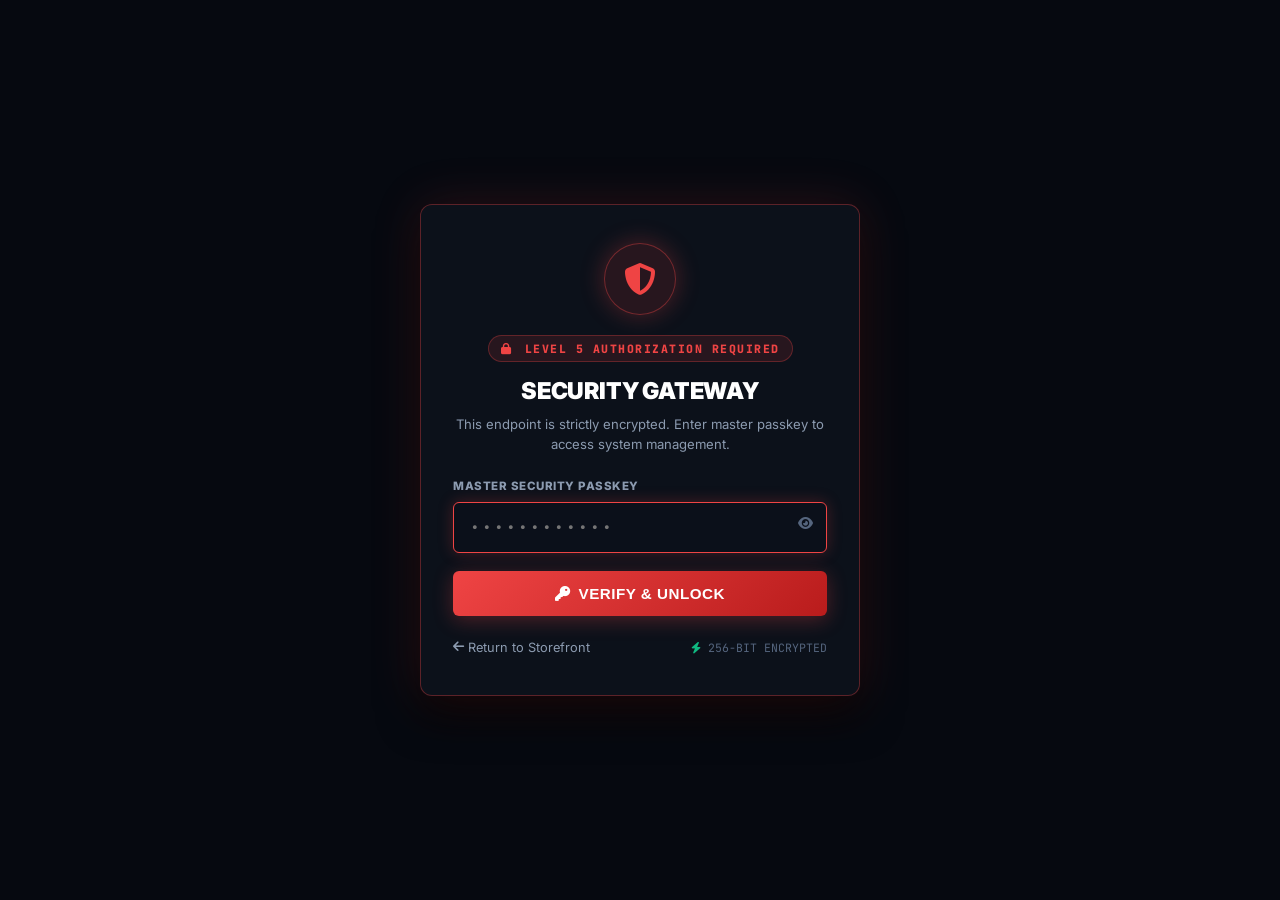
<file: templates/admin_gate.html>
<!DOCTYPE html>
<html lang="en">
<head>
  <meta charset="UTF-8">
  <meta name="viewport" content="width=device-width, initial-scale=1.0">
  <title>Restricted Access Gateway | OVK SECURITY</title>
  <link rel="stylesheet" href="/static/css/style.css">
  <link rel="stylesheet" href="https://cdnjs.cloudflare.com/ajax/libs/font-awesome/6.5.1/css/all.min.css">
  <style>
    body {
      background: #060910;
      min-height: 100vh;
      display: flex;
      align-items: center;
      justify-content: center;
      padding: 20px;
      font-family: var(--font-sans);
      color: #fff;
      overflow-x: hidden;
    }
    .gate-card {
      width: 100%;
      max-width: 440px;
      background: rgba(13, 18, 28, 0.95);
      border: 1.5px solid rgba(239, 68, 68, 0.35);
      border-radius: var(--radius-lg);
      padding: 38px 32px;
      box-shadow: 0 0 50px rgba(239, 68, 68, 0.15), 0 20px 40px rgba(0, 0, 0, 0.8);
      position: relative;
      backdrop-filter: blur(12px);
      text-align: center;
    }
    .gate-icon {
      width: 72px;
      height: 72px;
      border-radius: 50%;
      background: rgba(239, 68, 68, 0.12);
      border: 1.5px solid rgba(239, 68, 68, 0.4);
      display: flex;
      align-items: center;
      justify-content: center;
      font-size: 2rem;
      color: #ef4444;
      margin: 0 auto 20px;
      box-shadow: 0 0 25px rgba(239, 68, 68, 0.3);
      animation: gatePulse 2s infinite ease-in-out;
    }
    @keyframes gatePulse {
      0%, 100% { transform: scale(1); box-shadow: 0 0 20px rgba(239, 68, 68, 0.25); }
      50% { transform: scale(1.05); box-shadow: 0 0 35px rgba(239, 68, 68, 0.45); }
    }
    .gate-badge {
      display: inline-block;
      font-family: var(--font-mono);
      font-size: 0.72rem;
      font-weight: 800;
      letter-spacing: 1.5px;
      color: #ef4444;
      background: rgba(239, 68, 68, 0.12);
      border: 1px solid rgba(239, 68, 68, 0.3);
      padding: 4px 12px;
      border-radius: var(--radius-full);
      margin-bottom: 12px;
      text-transform: uppercase;
    }
    .gate-input-wrap {
      position: relative;
      margin: 24px 0 18px;
      text-align: left;
    }
    .gate-input {
      width: 100%;
      background: #080c14;
      border: 1.5px solid rgba(255, 255, 255, 0.12);
      border-radius: var(--radius-sm);
      padding: 14px 44px 14px 16px;
      color: #fff;
      font-family: var(--font-mono);
      font-size: 1rem;
      letter-spacing: 2px;
      outline: none;
      transition: all 0.2s;
    }
    .gate-input:focus {
      border-color: #ef4444;
      box-shadow: 0 0 15px rgba(239, 68, 68, 0.25);
      background: #0b101a;
    }
    .btn-unlock {
      width: 100%;
      padding: 14px;
      background: linear-gradient(135deg, #ef4444, #b91c1c);
      color: #fff;
      font-weight: 800;
      font-size: 0.95rem;
      border: none;
      border-radius: var(--radius-sm);
      cursor: pointer;
      display: flex;
      align-items: center;
      justify-content: center;
      gap: 8px;
      box-shadow: 0 4px 20px rgba(239, 68, 68, 0.3);
      transition: all 0.2s;
      letter-spacing: 0.5px;
    }
    .btn-unlock:hover {
      background: linear-gradient(135deg, #f87171, #dc2626);
      transform: translateY(-1px);
      box-shadow: 0 6px 25px rgba(239, 68, 68, 0.45);
    }
    .gate-footer {
      margin-top: 22px;
      font-size: 0.8rem;
      color: var(--text-dark);
      display: flex;
      justify-content: space-between;
      align-items: center;
    }
  </style>
</head>
<body>

  <div class="gate-card">
    <div class="gate-icon">
      <i class="fa-solid fa-shield-halved"></i>
    </div>

    <div class="gate-badge">
      <i class="fa-solid fa-lock" style="margin-right: 4px;"></i> LEVEL 5 AUTHORIZATION REQUIRED
    </div>

    <h2 style="font-size: 1.45rem; font-weight: 900; margin-bottom: 6px; letter-spacing: -0.2px;">SECURITY GATEWAY</h2>
    <p style="font-size: 0.82rem; color: var(--text-muted); line-height: 1.5;">This endpoint is strictly encrypted. Enter master passkey to access system management.</p>

    <form onsubmit="handleUnlock(event)">
      <div class="gate-input-wrap">
        <label style="font-size: 0.72rem; font-weight: 800; text-transform: uppercase; color: var(--text-muted); display: block; margin-bottom: 6px; letter-spacing: 0.5px;">Master Security Passkey</label>
        <input type="password" id="gate-passkey" class="gate-input" placeholder="••••••••••••" required autocomplete="current-password" autofocus>
        <button type="button" onclick="togglePass()" style="position: absolute; right: 14px; top: 38px; background: none; border: none; color: var(--text-dark); cursor: pointer;">
          <i id="eye-icon" class="fa-solid fa-eye"></i>
        </button>
      </div>

      <div id="gate-error" style="display: none; background: rgba(239, 68, 68, 0.15); border: 1px solid rgba(239, 68, 68, 0.4); color: #fca5a5; padding: 10px; border-radius: var(--radius-sm); font-size: 0.82rem; font-weight: 700; margin-bottom: 16px;"></div>

      <button type="submit" id="btn-submit-gate" class="btn-unlock">
        <i class="fa-solid fa-key"></i> VERIFY & UNLOCK
      </button>
    </form>

    <div class="gate-footer">
      <a href="/products" style="color: var(--text-muted); text-decoration: none; font-size: 0.8rem; display: flex; align-items: center; gap: 4px;">
        <i class="fa-solid fa-arrow-left"></i> Return to Storefront
      </a>
      <span style="font-family: var(--font-mono); font-size: 0.72rem; color: var(--text-dark);">
        <i class="fa-solid fa-bolt" style="color: #10b981;"></i> 256-BIT ENCRYPTED
      </span>
    </div>
  </div>

  <div id="toast-container" class="toast-box"></div>

  <script>
    function togglePass() {
      const input = document.getElementById('gate-passkey');
      const icon = document.getElementById('eye-icon');
      if (input.type === 'password') {
        input.type = 'text';
        icon.className = 'fa-solid fa-eye-slash';
      } else {
        input.type = 'password';
        icon.className = 'fa-solid fa-eye';
      }
    }

    async function handleUnlock(e) {
      e.preventDefault();
      const passkey = document.getElementById('gate-passkey').value;
      const btn = document.getElementById('btn-submit-gate');
      const errBox = document.getElementById('gate-error');

      errBox.style.display = 'none';
      btn.disabled = true;
      btn.innerHTML = '<i class="fa-solid fa-circle-notch fa-spin"></i> VERIFYING PASSKEY...';

      try {
        const res = await fetch('/api/admin/verify-passkey', {
          method: 'POST',
          headers: { 'Content-Type': 'application/json' },
          body: JSON.stringify({ passkey })
        });
        const data = await res.json();

        if (res.ok && data.success) {
          btn.style.background = '#10b981';
          btn.innerHTML = '<i class="fa-solid fa-check"></i> ACCESS GRANTED';
          setTimeout(() => {
            window.location.reload();
          }, 500);
        } else {
          btn.disabled = false;
          btn.innerHTML = '<i class="fa-solid fa-key"></i> VERIFY & UNLOCK';
          errBox.innerText = data.error || 'Access Denied: Invalid Master Passkey.';
          errBox.style.display = 'block';
          document.getElementById('gate-passkey').value = '';
          document.getElementById('gate-passkey').focus();
        }
      } catch (err) {
        btn.disabled = false;
        btn.innerHTML = '<i class="fa-solid fa-key"></i> VERIFY & UNLOCK';
        errBox.innerText = 'Security verification failed. Please try again.';
        errBox.style.display = 'block';
      }
    }
  </script>
</body>
</html>
</file>
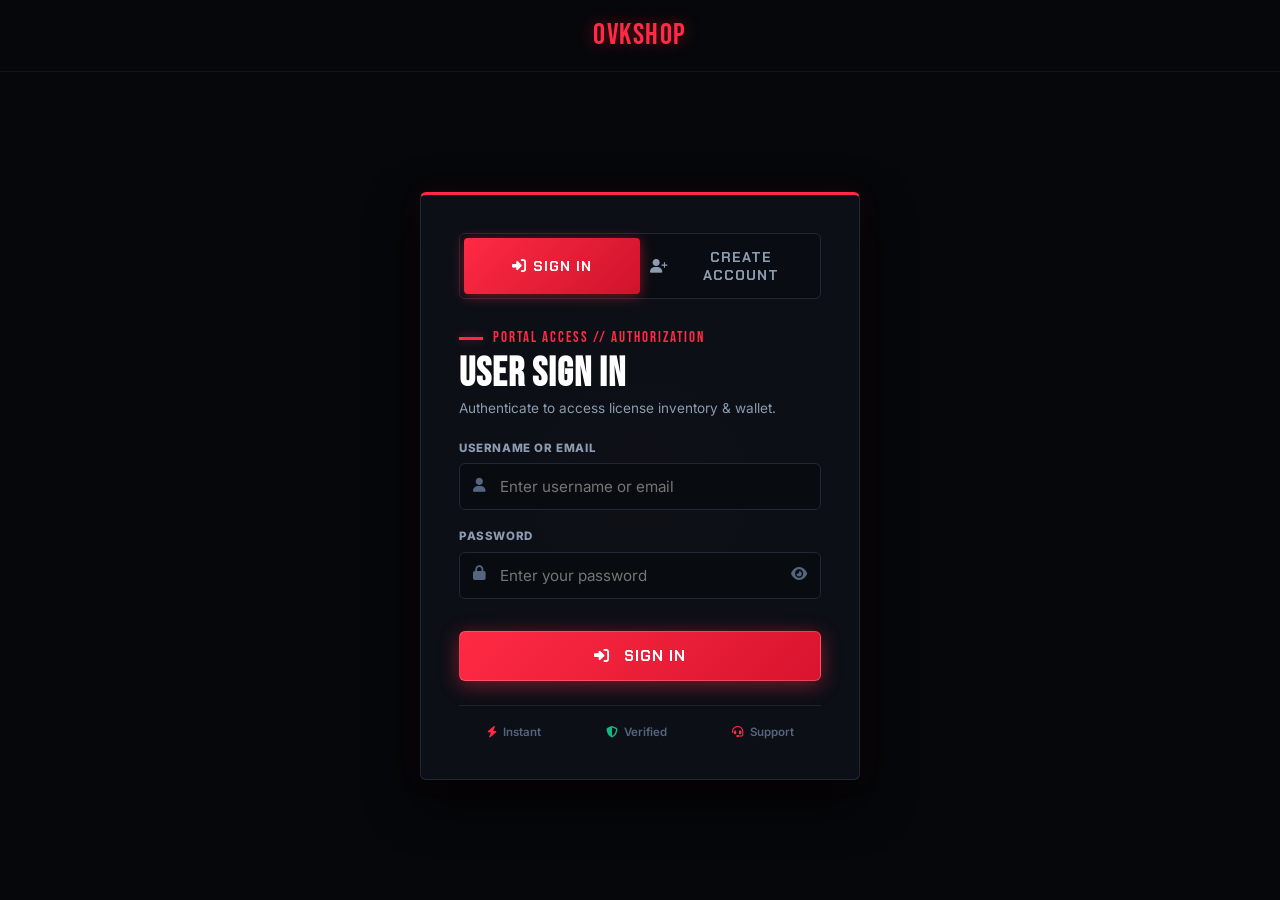
<file: templates/login.html>
<!DOCTYPE html>
<html lang="en">
<head>
  <meta charset="UTF-8">
  <meta name="viewport" content="width=device-width, initial-scale=1.0">
  <title>Sign In / Register | OVKSHOP</title>
  <link rel="stylesheet" href="/static/css/style.css">
  <style>
    .auth-wrapper {
      min-height: calc(100vh - 72px);
      display: flex;
      align-items: center;
      justify-content: center;
      padding: 40px 20px;
      position: relative;
    }
    .auth-wrapper::before {
      content: '';
      position: absolute;
      width: 440px;
      height: 440px;
      background: radial-gradient(circle, rgba(255, 42, 68, 0.12) 0%, transparent 70%);
      top: 50%;
      left: 50%;
      transform: translate(-50%, -50%);
      pointer-events: none;
      z-index: 0;
    }
    .auth-card {
      background: rgba(13, 16, 23, 0.95);
      border: 1px solid var(--border-card);
      border-top: 3px solid var(--primary-red);
      border-radius: var(--radius-sm);
      padding: 38px;
      width: 100%;
      max-width: 440px;
      box-shadow: 0 20px 50px rgba(0, 0, 0, 0.85), 0 0 25px rgba(255, 42, 68, 0.08);
      position: relative;
      z-index: 1;
    }
    .auth-tabs {
      display: flex;
      background: #090c12;
      border: 1px solid var(--border-card);
      padding: 4px;
      border-radius: var(--radius-sm);
      margin-bottom: 28px;
    }
    .auth-tab {
      flex: 1;
      padding: 10px;
      border-radius: 4px;
      text-align: center;
      font-family: var(--font-heading);
      font-size: 0.88rem;
      font-weight: 800;
      text-transform: uppercase;
      letter-spacing: 1px;
      color: var(--text-muted);
      cursor: pointer;
      border: none;
      background: transparent;
      transition: all 0.2s ease;
      display: flex;
      align-items: center;
      justify-content: center;
      gap: 6px;
    }
    .auth-tab.active {
      background: linear-gradient(135deg, #ff2a44, #cf132b);
      color: #ffffff;
      box-shadow: 0 2px 14px var(--primary-red-glow);
    }
    .auth-input-group {
      position: relative;
      margin-bottom: 18px;
    }
    .auth-input-icon {
      position: absolute;
      left: 14px;
      top: 38px;
      color: var(--text-dark);
      font-size: 0.9rem;
      pointer-events: none;
    }
    .auth-input-field {
      width: 100%;
      padding: 13px 14px 13px 40px;
      background: #080b10;
      border: 1.5px solid var(--border-card);
      border-radius: var(--radius-sm);
      color: #fff;
      font-size: 0.95rem;
      font-family: inherit;
      outline: none;
      transition: all 0.2s ease;
    }
    .auth-input-field:focus {
      border-color: var(--primary-red);
      background: #0c1017;
      box-shadow: 0 0 14px rgba(255, 42, 68, 0.25);
    }
    .password-toggle-btn {
      position: absolute;
      right: 14px;
      top: 38px;
      background: transparent;
      border: none;
      color: var(--text-dark);
      cursor: pointer;
      font-size: 0.9rem;
      transition: color 0.2s;
    }
    .password-toggle-btn:hover {
      color: var(--primary-orange);
    }
    .auth-form-label {
      display: block;
      font-size: 0.72rem;
      font-weight: 800;
      text-transform: uppercase;
      letter-spacing: 0.6px;
      color: var(--text-muted);
      margin-bottom: 6px;
    }
    .auth-security-badges {
      margin-top: 24px;
      padding-top: 18px;
      border-top: 1px solid rgba(255, 255, 255, 0.08);
      display: flex;
      justify-content: space-around;
      gap: 10px;
      font-size: 0.72rem;
      color: var(--text-dark);
      font-weight: 600;
      flex-wrap: wrap;
    }
    .auth-sec-item {
      display: flex;
      align-items: center;
      gap: 6px;
    }
  </style>
</head>
<body>

  <!-- Navbar -->
  <header class="site-header">
    <div class="container header-container" style="justify-content: center;">
      <a href="/login" class="brand-logo">OVKSHOP</a>
    </div>
  </header>

  <div class="auth-wrapper">
    <div class="auth-card">
      
      <!-- Pill Tabs -->
      <div class="auth-tabs">
        <button class="auth-tab active" id="tab-login" onclick="switchTab('login')">
          <i class="fa-solid fa-right-to-bracket"></i> Sign In
        </button>
        <button class="auth-tab" id="tab-register" onclick="switchTab('register')">
          <i class="fa-solid fa-user-plus"></i> Create Account
        </button>
      </div>

      <!-- LOGIN FORM -->
      <form id="form-login" onsubmit="handleLogin(event)">
        <div style="margin-bottom: 22px;">
          <div class="dash-kicker-row" style="margin-bottom: 4px;">
            <span class="dash-kicker-bar"></span>
            <span class="dash-kicker-text">PORTAL ACCESS // AUTHORIZATION</span>
          </div>
          <h2 style="font-family: var(--font-display); font-size: 2.5rem; letter-spacing: 1px; color: #fff; margin-bottom: 4px; line-height: 1;">USER SIGN IN</h2>
          <p style="color: var(--text-muted); font-size: 0.85rem;">Authenticate to access license inventory &amp; wallet.</p>
        </div>

        <div class="auth-input-group">
          <label class="auth-form-label" for="login-identifier">Username or Email</label>
          <i class="fa-solid fa-user auth-input-icon"></i>
          <input type="text" id="login-identifier" class="auth-input-field" placeholder="Enter username or email" required autocomplete="username">
        </div>

        <div class="auth-input-group">
          <label class="auth-form-label" for="login-password">Password</label>
          <i class="fa-solid fa-lock auth-input-icon"></i>
          <input type="password" id="login-password" class="auth-input-field" placeholder="Enter your password" required autocomplete="current-password">
          <button type="button" class="password-toggle-btn" onclick="togglePasswordVisibility('login-password', this)">
            <i class="fa-solid fa-eye"></i>
          </button>
        </div>

        <button type="submit" id="btn-login-submit" class="btn btn-deposit" style="width: 100%; border-radius: var(--radius-sm); padding: 14px; font-weight: 800; font-size: 0.95rem; margin-top: 14px;">
          <i class="fa-solid fa-right-to-bracket" style="margin-right: 6px;"></i> SIGN IN
        </button>
      </form>

      <!-- REGISTER FORM -->
      <form id="form-register" style="display: none;" onsubmit="handleRegister(event)">
        <div style="margin-bottom: 22px;">
          <div class="dash-kicker-row" style="margin-bottom: 4px;">
            <span class="dash-kicker-bar"></span>
            <span class="dash-kicker-text">NEW ENLISTMENT // ACCOUNT CREATION</span>
          </div>
          <h2 style="font-family: var(--font-display); font-size: 2.5rem; letter-spacing: 1px; color: #fff; margin-bottom: 4px; line-height: 1;">CREATE ACCOUNT</h2>
          <p style="color: var(--text-muted); font-size: 0.85rem;">Fast enrollment. Add credits &amp; receive keys automatically.</p>
        </div>

        <div class="auth-input-group">
          <label class="auth-form-label" for="reg-username">Username</label>
          <i class="fa-solid fa-user auth-input-icon"></i>
          <input type="text" id="reg-username" class="auth-input-field" placeholder="Pick a username" required minlength="3" autocomplete="username">
        </div>

        <div class="auth-input-group">
          <label class="auth-form-label" for="reg-email">Email Address</label>
          <i class="fa-solid fa-envelope auth-input-icon"></i>
          <input type="email" id="reg-email" class="auth-input-field" placeholder="yourname@gmail.com" required autocomplete="email">
        </div>

        <div class="auth-input-group">
          <label class="auth-form-label" for="reg-password">Password (min 6 characters)</label>
          <i class="fa-solid fa-lock auth-input-icon"></i>
          <input type="password" id="reg-password" class="auth-input-field" placeholder="Create a password" required minlength="6" autocomplete="new-password">
          <button type="button" class="password-toggle-btn" onclick="togglePasswordVisibility('reg-password', this)">
            <i class="fa-solid fa-eye"></i>
          </button>
        </div>

        <button type="submit" id="btn-register-submit" class="btn btn-deposit" style="width: 100%; border-radius: var(--radius-sm); padding: 14px; font-weight: 800; font-size: 0.95rem; margin-top: 14px;">
          <i class="fa-solid fa-user-plus" style="margin-right: 6px;"></i> CREATE ACCOUNT
        </button>
      </form>

      <!-- Security Trust Badges (Instant, Verified, Support) -->
      <div class="auth-security-badges">
        <div class="auth-sec-item"><i class="fa-solid fa-bolt" style="color: var(--primary-orange);"></i> Instant</div>
        <div class="auth-sec-item"><i class="fa-solid fa-shield-halved" style="color: #10b981;"></i> Verified</div>
        <div class="auth-sec-item"><i class="fa-solid fa-headset" style="color: var(--primary-orange);"></i> Support</div>
      </div>

    </div>
  </div>

  <div id="toast-container" class="toast-box"></div>

  <script>
    const urlParams = new URLSearchParams(window.location.search);
    if (urlParams.get('tab') === 'register') {
      switchTab('register');
    }

    function switchTab(tab) {
      const tabLogin = document.getElementById('tab-login');
      const tabReg = document.getElementById('tab-register');
      const formLogin = document.getElementById('form-login');
      const formReg = document.getElementById('form-register');

      if (tab === 'login') {
        tabLogin.classList.add('active');
        tabReg.classList.remove('active');
        formLogin.style.display = 'block';
        formReg.style.display = 'none';
      } else {
        tabLogin.classList.remove('active');
        tabReg.classList.add('active');
        formLogin.style.display = 'none';
        formReg.style.display = 'block';
      }
    }

    function togglePasswordVisibility(fieldId, btn) {
      const input = document.getElementById(fieldId);
      const icon = btn.querySelector('i');
      if (input.type === 'password') {
        input.type = 'text';
        icon.className = 'fa-solid fa-eye-slash';
      } else {
        input.type = 'password';
        icon.className = 'fa-solid fa-eye';
      }
    }

    async function handleLogin(e) {
      e.preventDefault();
      const identifier = document.getElementById('login-identifier').value.trim();
      const password = document.getElementById('login-password').value;
      const btn = document.getElementById('btn-login-submit');

      btn.disabled = true;
      btn.innerHTML = '<i class="fa-solid fa-circle-notch fa-spin"></i> Verifying...';

      try {
        const res = await fetch('/api/auth/login', {
          method: 'POST',
          headers: { 'Content-Type': 'application/json' },
          body: JSON.stringify({ identifier, password })
        });
        const data = await res.json();

        if (!res.ok) {
          showToast(data.error || 'Invalid credentials. Please verify your details.', 'error');
          btn.disabled = false;
          btn.innerHTML = '<i class="fa-solid fa-right-to-bracket" style="margin-right: 6px;"></i> SIGN IN';
          return;
        }

        showToast('Login successful! Redirecting...', 'success');
        const targetUrl = urlParams.get('redirect') || (data.user.role === 'admin' ? '/admin' : '/dashboard');
        setTimeout(() => {
          window.location.href = targetUrl;
        }, 500);
      } catch (err) {
        showToast('Network error during login.', 'error');
        btn.disabled = false;
        btn.innerHTML = '<i class="fa-solid fa-right-to-bracket" style="margin-right: 6px;"></i> SIGN IN';
      }
    }

    async function handleRegister(e) {
      e.preventDefault();
      const username = document.getElementById('reg-username').value.trim();
      const email = document.getElementById('reg-email').value.trim();
      const password = document.getElementById('reg-password').value;
      const btn = document.getElementById('btn-register-submit');

      btn.disabled = true;
      btn.innerHTML = '<i class="fa-solid fa-circle-notch fa-spin"></i> Creating account...';

      try {
        const res = await fetch('/api/auth/register', {
          method: 'POST',
          headers: { 'Content-Type': 'application/json' },
          body: JSON.stringify({ username, email, password })
        });
        const data = await res.json();

        if (!res.ok) {
          showToast(data.error || 'Registration failed', 'error');
          btn.disabled = false;
          btn.innerHTML = '<i class="fa-solid fa-user-plus" style="margin-right: 6px;"></i> CREATE ACCOUNT';
          return;
        }

        // Reset registration button & clear password
        btn.disabled = false;
        btn.innerHTML = '<i class="fa-solid fa-user-plus" style="margin-right: 6px;"></i> CREATE ACCOUNT';
        document.getElementById('reg-password').value = '';

        // Switch to Login tab and prefill username
        switchTab('login');
        document.getElementById('login-identifier').value = username;
        document.getElementById('login-password').value = '';
        document.getElementById('login-password').focus();

        showToast('Account created successfully! Please enter your password to sign in.', 'success');
      } catch (err) {
        showToast('Network error during registration.', 'error');
        btn.disabled = false;
        btn.innerHTML = '<i class="fa-solid fa-user-plus" style="margin-right: 6px;"></i> CREATE ACCOUNT';
      }
    }

    function showToast(msg, type = 'info') {
      let box = document.getElementById('toast-container');
      if (!box) {
        box = document.createElement('div');
        box.id = 'toast-container';
        box.className = 'toast-box';
        document.body.appendChild(box);
      }
      const toast = document.createElement('div');
      toast.className = `toast-msg ${type}`;
      toast.innerText = msg;
      box.appendChild(toast);
      setTimeout(() => {
        toast.style.opacity = '0';
        setTimeout(() => toast.remove(), 300);
      }, 3500);
    }
  </script>
</body>
</html>
</file>
<file: static/css/style.css>
@import url('https://fonts.googleapis.com/css2?family=Bebas+Neue&family=Chakra+Petch:ital,wght@0,400;0,600;0,700;1,700&family=Rajdhani:wght@500;600;700;800&family=Inter:wght@400;500;600;700;800;900&family=JetBrains+Mono:wght@400;600;700;800&display=swap');
@import url('https://cdnjs.cloudflare.com/ajax/libs/font-awesome/6.5.1/css/all.min.css');

:root {
  /* Tactical Red & Pitch Black Palette */
  --bg-body: #06070a;
  --bg-card: #0d1017;
  --bg-card-hover: #131722;
  --bg-subtle: #121622;
  --border-card: #1f2738;
  --border-subtle: #29354d;
  
  /* Aggressive Crimson Red (From Enforcement Reference) */
  --primary-red: #ff2a44;
  --primary-red-hover: #e01f37;
  --primary-red-glow: rgba(255, 42, 68, 0.45);
  --primary-red-faint: rgba(255, 42, 68, 0.12);

  /* Legacy aliases mapped to new aesthetic */
  --primary-orange: var(--primary-red);
  --primary-orange-hover: var(--primary-red-hover);
  --primary-orange-glow: var(--primary-red-glow);
  
  --text-white: #ffffff;
  --text-muted: #8c9bb0;
  --text-dark: #55657e;
  
  --badge-green: #00e699;
  --badge-blue: #00a8ff;
  --badge-pink: #ff2a70;
  
  /* Typography from Screenshot Reference */
  --font-display: 'Bebas Neue', 'Chakra Petch', sans-serif;
  --font-heading: 'Chakra Petch', 'Rajdhani', sans-serif;
  --font-sans: 'Inter', -apple-system, BlinkMacSystemFont, 'Segoe UI', Roboto, sans-serif;
  --font-mono: 'JetBrains Mono', monospace;
  
  --radius-sm: 6px;
  --radius-md: 10px;
  --radius-lg: 12px;
  --radius-full: 9999px;
  
  --transition: all 0.25s cubic-bezier(0.16, 1, 0.3, 1);
}

* {
  margin: 0;
  padding: 0;
  box-sizing: border-box;
}

body {
  background-color: var(--bg-body);
  color: var(--text-white);
  font-family: var(--font-sans);
  min-height: 100vh;
  line-height: 1.5;
  overflow-x: hidden;
  -webkit-font-smoothing: antialiased;
  -moz-osx-font-smoothing: grayscale;
  text-rendering: optimizeLegibility;
}

/* Custom Scrollbar */
::-webkit-scrollbar {
  width: 7px;
}
::-webkit-scrollbar-track {
  background: var(--bg-body);
}
::-webkit-scrollbar-thumb {
  background: #232d44;
  border-radius: var(--radius-full);
}
::-webkit-scrollbar-thumb:hover {
  background: var(--primary-orange);
}

.container {
  max-width: 1080px;
  margin: 0 auto;
  padding: 0 20px;
}

a {
  color: inherit;
  text-decoration: none;
}

/* ==========================================
   HEADER / NAVBAR (Matches OVKSHOP Reference)
   ========================================== */
.site-header {
  height: 72px;
  background-color: var(--bg-body);
  border-bottom: 1px solid rgba(255, 255, 255, 0.05);
  display: flex;
  align-items: center;
  position: sticky;
  top: 0;
  z-index: 100;
}

.header-container {
  display: flex;
  align-items: center;
  justify-content: space-between;
  width: 100%;
}

.brand-logo {
  font-family: var(--font-display);
  font-size: 1.85rem;
  letter-spacing: 1.5px;
  color: var(--primary-red);
  text-transform: uppercase;
  display: flex;
  align-items: center;
  gap: 8px;
  text-shadow: 0 0 16px var(--primary-red-glow);
}

/* Nav Pills Bar */
.nav-pills {
  background-color: var(--bg-card);
  border: 1px solid var(--border-card);
  border-radius: var(--radius-sm);
  padding: 4px;
  display: flex;
  align-items: center;
  gap: 4px;
  list-style: none;
}

.nav-pill-item a {
  display: inline-block;
  padding: 8px 18px;
  border-radius: 4px;
  font-family: var(--font-heading);
  font-size: 0.85rem;
  font-weight: 700;
  text-transform: uppercase;
  letter-spacing: 1px;
  color: var(--text-muted);
  transition: var(--transition);
}

.nav-pill-item a:hover {
  color: var(--text-white);
  background: rgba(255, 255, 255, 0.04);
}

.nav-pill-item.active a,
.nav-pill-item a.active {
  background: linear-gradient(135deg, #ff2a44, #cf132b);
  color: #ffffff;
  font-weight: 800;
  box-shadow: 0 0 16px var(--primary-red-glow);
}

/* User Controls in Header */
.header-actions {
  display: flex;
  align-items: center;
  gap: 12px;
}

.coin-pill {
  background-color: var(--bg-card);
  border: 1px solid var(--border-card);
  border-radius: var(--radius-full);
  padding: 6px 14px;
  display: flex;
  align-items: center;
  gap: 8px;
  font-size: 0.85rem;
  font-weight: 700;
  cursor: pointer;
  transition: var(--transition);
}

.coin-pill:hover {
  border-color: var(--primary-orange);
}

.coin-icon {
  width: 18px;
  height: 18px;
  background: var(--primary-orange);
  border-radius: 50%;
  display: flex;
  align-items: center;
  justify-content: center;
  font-size: 0.65rem;
  font-weight: 900;
  color: #000;
}

.user-avatar-btn {
  width: 34px;
  height: 34px;
  background-color: var(--primary-orange);
  border-radius: 50%;
  color: #000000;
  font-weight: 800;
  font-size: 0.85rem;
  display: flex;
  align-items: center;
  justify-content: center;
  border: none;
  cursor: pointer;
  transition: var(--transition);
}

.user-avatar-btn:hover {
  box-shadow: 0 0 12px var(--primary-orange-glow);
}

/* Header Dropdown Menu */
.user-dropdown-menu {
  position: absolute;
  top: 60px;
  right: 20px;
  background: var(--bg-card);
  border: 1px solid var(--border-card);
  border-radius: var(--radius-md);
  box-shadow: 0 10px 30px rgba(0, 0, 0, 0.7);
  width: 200px;
  padding: 8px;
  display: none;
  z-index: 1000;
}

.user-dropdown-menu.show {
  display: block;
}

.dropdown-item {
  display: flex;
  align-items: center;
  gap: 10px;
  padding: 10px 14px;
  color: var(--text-muted);
  font-size: 0.85rem;
  font-weight: 600;
  border-radius: var(--radius-sm);
  transition: var(--transition);
}

.dropdown-item:hover {
  background: var(--bg-subtle);
  color: var(--text-white);
}

/* ==========================================
   BUTTONS (Tactical & Aggressive Red)
   ========================================== */
.btn {
  display: inline-flex;
  align-items: center;
  justify-content: center;
  gap: 8px;
  font-family: var(--font-heading);
  font-size: 0.85rem;
  font-weight: 700;
  text-transform: uppercase;
  letter-spacing: 1px;
  border-radius: var(--radius-sm);
  border: none;
  outline: none;
  cursor: pointer;
  transition: var(--transition);
  text-decoration: none;
  position: relative;
  overflow: hidden;
}

.btn-deposit {
  background: linear-gradient(135deg, #ff2a44, #d9142e);
  color: #ffffff;
  font-weight: 800;
  padding: 13px 32px;
  box-shadow: 0 4px 20px var(--primary-red-glow);
  border: 1px solid rgba(255, 255, 255, 0.2);
}

.btn-deposit:hover {
  background: linear-gradient(135deg, #ff455c, #e01f37);
  box-shadow: 0 6px 28px rgba(255, 42, 68, 0.65);
  transform: translateY(-2px);
  color: #ffffff;
}

.glow-btn {
  animation: redButtonPulse 2.5s infinite ease-in-out;
}

@keyframes redButtonPulse {
  0%, 100% {
    box-shadow: 0 4px 20px var(--primary-red-glow);
  }
  50% {
    box-shadow: 0 4px 30px rgba(255, 42, 68, 0.75), 0 0 15px rgba(255, 42, 68, 0.4);
  }
}

.btn-withdraw {
  background-color: #121622;
  color: #cbd5e1;
  border: 1px solid var(--border-card);
  padding: 13px 32px;
}

.btn-withdraw:hover {
  background-color: #192030;
  border-color: #3b4866;
  color: #ffffff;
  transform: translateY(-2px);
}

.btn-orange-outline {
  background: transparent;
  color: var(--primary-red);
  border: 1px solid var(--primary-red);
  padding: 8px 18px;
  border-radius: var(--radius-sm);
}

.btn-orange-outline:hover {
  background: var(--primary-red);
  color: #fff;
  box-shadow: 0 0 15px var(--primary-red-glow);
}

.btn-sm {
  padding: 6px 14px;
  font-size: 0.75rem;
}

/* ==========================================
   DASHBOARD (Enforcement / Dark Military Style)
   ========================================== */
.page-wrap {
  padding: 40px 0 80px;
}

.dash-header {
  margin-bottom: 28px;
  position: relative;
}

.dash-kicker-row {
  display: flex;
  align-items: center;
  gap: 10px;
  margin-bottom: 6px;
}

.dash-kicker-bar {
  display: inline-block;
  width: 24px;
  height: 3px;
  background-color: var(--primary-red);
  box-shadow: 0 0 10px var(--primary-red-glow);
}

.dash-kicker-text {
  font-family: var(--font-display);
  font-size: 0.95rem;
  letter-spacing: 2px;
  color: var(--primary-red);
  text-transform: uppercase;
}

.dash-title {
  font-family: var(--font-display);
  font-size: 4.2rem;
  line-height: 0.92;
  letter-spacing: 1px;
  text-transform: uppercase;
  margin-bottom: 8px;
  text-shadow: 0 4px 20px rgba(0, 0, 0, 0.8);
}

.dash-title-white {
  color: #ffffff;
  margin-right: 12px;
}

.dash-title-red {
  color: var(--primary-red);
  text-shadow: 0 0 30px var(--primary-red-glow);
}

.dash-date-tag {
  font-family: var(--font-display);
  font-size: 1.5rem;
  letter-spacing: 1.5px;
  color: #7b8ba5;
  text-transform: uppercase;
}

/* Wallet Card (Heavy Tactical Ban Report Hero Card) */
.wallet-card {
  background: linear-gradient(135deg, rgba(16, 20, 30, 0.98), rgba(9, 12, 18, 0.98));
  border: 1px solid var(--border-card);
  border-left: 4px solid var(--primary-red);
  border-radius: var(--radius-sm);
  padding: 34px 38px;
  position: relative;
  overflow: hidden;
  margin-bottom: 24px;
  box-shadow: 0 14px 40px rgba(0, 0, 0, 0.75), 0 0 35px rgba(255, 42, 68, 0.08);
  transition: transform 0.2s cubic-bezier(0.2, 0, 0.3, 1), box-shadow 0.2s ease;
  transform-style: preserve-3d;
}

.wallet-card::before {
  content: '';
  position: absolute;
  top: 0;
  right: 0;
  width: 380px;
  height: 100%;
  background: radial-gradient(circle at 90% 50%, rgba(255, 42, 68, 0.12) 0%, transparent 70%);
  pointer-events: none;
}

.wallet-side-strike {
  position: absolute;
  top: 0;
  left: 0;
  bottom: 0;
  width: 4px;
  background: var(--primary-red);
  box-shadow: 0 0 14px var(--primary-red);
}

.wallet-content-wrap {
  display: flex;
  align-items: center;
  justify-content: space-between;
  gap: 28px;
  flex-wrap: wrap;
  position: relative;
  z-index: 1;
}

.wallet-info-side {
  flex: 1;
  min-width: 260px;
}

.wallet-lbl {
  font-family: var(--font-display);
  font-size: 1.45rem;
  letter-spacing: 1.5px;
  text-transform: uppercase;
  color: #ffffff;
  line-height: 1;
}

.wallet-sublbl {
  font-family: var(--font-mono);
  font-size: 0.72rem;
  font-weight: 700;
  letter-spacing: 1.2px;
  color: var(--text-dark);
  text-transform: uppercase;
  margin-top: 4px;
  margin-bottom: 22px;
}

.wallet-val-side {
  text-align: right;
  display: flex;
  flex-direction: column;
  align-items: flex-end;
}

.wallet-val {
  font-family: var(--font-display);
  font-size: 5.5rem;
  font-weight: 400;
  color: #ffffff;
  line-height: 0.85;
  letter-spacing: -1px;
  text-shadow: 0 4px 30px rgba(0, 0, 0, 0.9);
}

.wallet-currency-label {
  font-family: var(--font-mono);
  font-size: 0.8rem;
  font-weight: 800;
  letter-spacing: 2px;
  color: var(--primary-red);
  margin-top: 6px;
}

.wallet-actions {
  display: flex;
  gap: 14px;
  flex-wrap: wrap;
}

/* 4 Tactical Stat Cards (Ban Report 3-Card & 4-Grid Style) */
.stats-grid-2x2 {
  display: grid;
  grid-template-columns: repeat(4, 1fr);
  gap: 16px;
  margin-bottom: 28px;
}

@media (max-width: 900px) {
  .stats-grid-2x2 {
    grid-template-columns: repeat(2, 1fr);
  }
}
@media (max-width: 540px) {
  .stats-grid-2x2 {
    grid-template-columns: 1fr;
  }
}

.stat-card-box {
  background: #0b0e15;
  border: 1px solid var(--border-card);
  border-radius: var(--radius-sm);
  padding: 22px 20px 18px;
  position: relative;
  overflow: hidden;
  transition: transform 0.25s cubic-bezier(0.2, 0, 0.3, 1), border-color 0.25s ease, box-shadow 0.25s ease;
  transform-style: preserve-3d;
  cursor: default;
}

.stat-card-box:hover {
  border-color: rgba(255, 42, 68, 0.45);
  box-shadow: 0 10px 30px rgba(0, 0, 0, 0.7), 0 0 20px rgba(255, 42, 68, 0.15);
}

/* Tactical Corner Accent (Matches red top-left dash in Ban Report) */
.tactical-corner-mark {
  position: absolute;
  top: 0;
  left: 0;
  width: 28px;
  height: 3px;
  background-color: var(--primary-red);
  box-shadow: 0 0 8px var(--primary-red-glow);
}

.stat-top-row {
  display: flex;
  align-items: center;
  justify-content: space-between;
  margin-bottom: 14px;
}

.stat-tactical-icon {
  width: 28px;
  height: 28px;
  border-radius: var(--radius-sm);
  display: flex;
  align-items: center;
  justify-content: center;
  font-size: 0.85rem;
}

.icon-red-lock {
  background: rgba(255, 42, 68, 0.12);
  border: 1px solid rgba(255, 42, 68, 0.3);
  color: var(--primary-red);
}

.icon-orange-clock {
  background: rgba(245, 158, 11, 0.12);
  border: 1px solid rgba(245, 158, 11, 0.3);
  color: #f59e0b;
}

.icon-blue-bell {
  background: rgba(0, 168, 255, 0.12);
  border: 1px solid rgba(0, 168, 255, 0.3);
  color: #00a8ff;
}

.stat-tactical-chevron {
  color: var(--text-dark);
  font-size: 0.65rem;
  border: 1px solid #1a2233;
  padding: 3px 6px;
  border-radius: 4px;
}

.stat-card-val {
  font-family: var(--font-display);
  font-size: 3.8rem;
  font-weight: 400;
  color: #ffffff;
  line-height: 0.88;
  letter-spacing: -0.5px;
  margin-bottom: 8px;
}

.stat-card-lbl {
  font-family: var(--font-display);
  font-size: 0.95rem;
  letter-spacing: 1px;
  text-transform: uppercase;
  color: #94a3b8;
  line-height: 1.2;
}

.stat-card-subtext {
  font-family: var(--font-mono);
  font-size: 0.62rem;
  font-weight: 700;
  letter-spacing: 1px;
  color: var(--text-dark);
  text-transform: uppercase;
  margin-top: 4px;
}

/* 3D Tilt Card Container */
.tilt-card {
  perspective: 1000px;
  will-change: transform;
}

/* ==========================================
   FEATURED PRODUCTS (Tactical Showcase)
   ========================================== */

.featured-header-row {
  display: flex;
  align-items: flex-end;
  justify-content: space-between;
  margin-bottom: 16px;
  gap: 12px;
}

.featured-header-titles {
  display: flex;
  flex-direction: column;
  gap: 4px;
}

.kicker-pill {
  display: inline-flex;
  align-items: center;
  gap: 6px;
  background: rgba(255, 42, 68, 0.08);
  border: 1px solid rgba(255, 42, 68, 0.28);
  border-radius: var(--radius-full);
  padding: 3px 10px;
  font-family: var(--font-heading);
  font-size: 0.72rem;
  font-weight: 700;
  letter-spacing: 1px;
  color: #ff4760;
  text-transform: uppercase;
  width: fit-content;
}

.featured-heading {
  font-family: var(--font-heading);
  font-size: 1.4rem;
  font-weight: 700;
  color: #ffffff;
  letter-spacing: -0.2px;
  line-height: 1.2;
  margin: 0;
  -webkit-font-smoothing: antialiased;
}

.btn-all-products {
  display: inline-flex;
  align-items: center;
  gap: 6px;
  background: #0d121c;
  border: 1px solid #1e283c;
  border-radius: var(--radius-full);
  padding: 6px 14px;
  font-family: var(--font-heading);
  font-size: 0.78rem;
  font-weight: 700;
  letter-spacing: 0.8px;
  color: #cbd5e1;
  text-decoration: none;
  transition: var(--transition);
}

.btn-all-products:hover {
  background: #141b29;
  border-color: var(--primary-red);
  color: #ffffff;
  transform: translateX(2px);
  box-shadow: 0 0 12px rgba(255, 42, 68, 0.25);
}

.featured-products-grid {
  display: grid;
  grid-template-columns: repeat(auto-fit, minmax(320px, 460px));
  gap: 18px;
}

.featured-prod-card {
  background: #0b0e15;
  border: 1px solid #1a2233;
  border-radius: 14px;
  overflow: hidden;
  cursor: pointer;
  transition: transform 0.25s cubic-bezier(0.16, 1, 0.3, 1), box-shadow 0.25s ease, border-color 0.25s ease;
  display: flex;
  flex-direction: column;
  position: relative;
  box-shadow: 0 4px 20px rgba(0, 0, 0, 0.35);
}

.featured-prod-card:hover {
  transform: translateY(-4px);
  border-color: rgba(255, 42, 68, 0.45);
  box-shadow: 0 12px 32px rgba(0, 0, 0, 0.6), 0 0 24px rgba(255, 42, 68, 0.15);
}

.featured-thumb-wrap {
  position: relative;
  width: 100%;
  aspect-ratio: 16 / 9;
  background: #07090e;
  overflow: hidden;
}

.featured-thumb-img {
  width: 100%;
  height: 100%;
  object-fit: cover;
  display: block;
  transition: transform 0.4s ease;
}

.featured-prod-card:hover .featured-thumb-img {
  transform: scale(1.04);
}

.featured-badge-stock {
  position: absolute;
  top: 12px;
  left: 12px;
  display: inline-flex;
  align-items: center;
  gap: 6px;
  background: rgba(10, 20, 18, 0.85);
  backdrop-filter: blur(8px);
  border: 1px solid rgba(0, 230, 153, 0.4);
  color: #00e699;
  padding: 4px 10px;
  border-radius: var(--radius-full);
  font-family: var(--font-heading);
  font-size: 0.68rem;
  font-weight: 800;
  letter-spacing: 0.8px;
  text-transform: uppercase;
}

.stock-live-dot {
  width: 6px;
  height: 6px;
  border-radius: 50%;
  background: #00e699;
  box-shadow: 0 0 8px #00e699;
  animation: pulse-dot 1.8s infinite;
}

@keyframes pulse-dot {
  0% { transform: scale(0.95); opacity: 0.8; }
  50% { transform: scale(1.2); opacity: 1; }
  100% { transform: scale(0.95); opacity: 0.8; }
}

.featured-badge-platform {
  position: absolute;
  bottom: 12px;
  right: 12px;
  background: rgba(255, 42, 68, 0.88);
  backdrop-filter: blur(8px);
  color: #ffffff;
  padding: 3px 8px;
  border-radius: 5px;
  font-family: var(--font-heading);
  font-size: 0.68rem;
  font-weight: 800;
  letter-spacing: 0.6px;
  text-transform: uppercase;
  box-shadow: 0 2px 8px rgba(0, 0, 0, 0.5);
}

.featured-card-info {
  padding: 16px 18px 18px;
  display: flex;
  flex-direction: column;
  flex-grow: 1;
}

.featured-card-cat {
  font-family: var(--font-heading);
  font-size: 0.72rem;
  font-weight: 800;
  letter-spacing: 1.2px;
  text-transform: uppercase;
  color: #38bdf8;
  margin-bottom: 4px;
}

.featured-card-title {
  font-family: var(--font-heading);
  font-size: 1.15rem;
  font-weight: 700;
  color: #ffffff;
  letter-spacing: -0.2px;
  line-height: 1.3;
  margin: 0 0 10px 0;
  -webkit-font-smoothing: antialiased;
}

.featured-card-price {
  font-family: var(--font-heading);
  font-size: 1.35rem;
  font-weight: 800;
  color: #ffffff;
  letter-spacing: -0.2px;
  line-height: 1;
  margin-bottom: 14px;
  display: flex;
  align-items: baseline;
  gap: 7px;
}

.price-starts-label {
  font-size: 0.75rem;
  font-weight: 700;
  letter-spacing: 0.8px;
  color: #94a3b8;
  text-transform: uppercase;
}

.btn-featured-buy {
  display: flex;
  align-items: center;
  justify-content: center;
  gap: 8px;
  width: 100%;
  padding: 11px 16px;
  border-radius: 8px;
  background: linear-gradient(135deg, var(--primary-red), #d91430);
  color: #ffffff;
  border: none;
  font-family: var(--font-heading);
  font-size: 0.95rem;
  font-weight: 800;
  letter-spacing: 0.6px;
  text-transform: uppercase;
  text-decoration: none;
  box-shadow: 0 4px 14px rgba(255, 42, 68, 0.35);
  transition: var(--transition);
  margin-top: auto;
}

.btn-featured-buy:hover {
  background: linear-gradient(135deg, #ff4760, var(--primary-red));
  box-shadow: 0 6px 20px rgba(255, 42, 68, 0.55);
  transform: translateY(-1px);
  color: #ffffff;
}

/* Skeleton Loading */
.featured-grid-skeleton {
  display: contents;
}

.featured-card-skel {
  background: #0d111a;
  border: 1px solid #1a2233;
  border-radius: 14px;
  height: 280px;
  animation: pulse-skel 1.5s ease-in-out infinite;
}

@keyframes pulse-skel {
  0% { opacity: 0.6; }
  50% { opacity: 0.9; }
  100% { opacity: 0.6; }
}

@media (max-width: 768px) {
  .featured-products-grid {
    grid-template-columns: 1fr;
    gap: 14px;
  }
}

/* Section Containers */
.dash-section {
  margin-bottom: 24px;
}

.section-title-row {
  display: flex;
  align-items: center;
  justify-content: space-between;
  margin-bottom: 12px;
}

.section-title {
  display: flex;
  align-items: center;
  gap: 8px;
  font-family: var(--font-display);
  font-size: 1.15rem;
  text-transform: uppercase;
  letter-spacing: 1px;
  color: var(--text-muted);
}

.section-title-icon {
  color: var(--primary-red);
}

/* Quick Links Card */
.quick-links-card {
  background-color: var(--bg-card);
  border: 1px solid var(--border-card);
  border-radius: var(--radius-sm);
  padding: 18px 20px;
}

.quick-links-grid {
  display: grid;
  grid-template-columns: repeat(3, 1fr);
  gap: 12px;
}

.quick-btn {
  background-color: var(--bg-subtle);
  border: 1px solid var(--border-subtle);
  border-radius: var(--radius-sm);
  padding: 18px 12px;
  display: flex;
  flex-direction: column;
  align-items: center;
  justify-content: center;
  gap: 8px;
  cursor: pointer;
  transition: var(--transition);
  color: #cbd5e1;
}

.quick-btn:hover {
  background-color: #181d2a;
  border-color: var(--primary-red);
  color: var(--text-white);
  transform: translateY(-2px);
  box-shadow: 0 6px 16px rgba(0, 0, 0, 0.5), 0 0 12px rgba(255, 42, 68, 0.2);
}

.quick-btn svg, .quick-btn i {
  color: var(--primary-red);
}

.quick-btn span {
  font-family: var(--font-heading);
  font-size: 0.85rem;
  font-weight: 700;
  letter-spacing: 0.5px;
  text-transform: uppercase;
}

/* Empty State & Tables */
.card-panel {
  background-color: var(--bg-card);
  border: 1px solid var(--border-card);
  border-radius: var(--radius-md);
  padding: 24px;
}

.empty-state {
  text-align: center;
  padding: 36px 20px;
}

.empty-cart-icon {
  width: 44px;
  height: 44px;
  margin: 0 auto 12px;
  color: var(--text-dark);
}

.empty-state p {
  color: var(--text-dark);
  font-size: 0.88rem;
}

.empty-state a {
  color: var(--primary-orange);
  font-weight: 600;
  margin-left: 4px;
}

.empty-state a:hover {
  text-decoration: underline;
}

/* Table Styling */
.table-wrap {
  overflow-x: auto;
}

.dash-table {
  width: 100%;
  border-collapse: collapse;
  font-size: 0.85rem;
}

.dash-table th {
  text-align: left;
  padding: 12px 16px;
  color: var(--text-dark);
  font-size: 0.72rem;
  text-transform: uppercase;
  letter-spacing: 0.8px;
  border-bottom: 1px solid var(--border-card);
}

.dash-table td {
  padding: 14px 16px;
  border-bottom: 1px solid var(--border-card);
  color: #cbd5e1;
}

.dash-table tr:hover td {
  background: rgba(255, 255, 255, 0.02);
}

/* ==========================================
   PRODUCTS PAGE (Screenshot 2)
   ========================================== */
.products-header {
  margin-bottom: 20px;
}

.products-title {
  display: flex;
  align-items: center;
  gap: 10px;
  font-size: 1.55rem;
  font-weight: 800;
  text-transform: uppercase;
  color: var(--text-white);
  letter-spacing: 0.5px;
}

.products-title-icon {
  color: var(--primary-orange);
}

.products-sub {
  color: var(--text-muted);
  font-size: 0.9rem;
  margin-top: 4px;
}

/* Filter / Search Bar */
.filter-bar-card {
  background-color: var(--bg-card);
  border: 1px solid var(--border-card);
  border-radius: var(--radius-md);
  padding: 14px 16px;
  display: flex;
  flex-direction: column;
  gap: 12px;
  margin-bottom: 16px;
}

.search-input-wrap {
  display: flex;
  align-items: center;
  gap: 10px;
  position: relative;
  width: 100%;
}

.search-icon-left {
  position: absolute;
  left: 14px;
  color: var(--text-dark);
}

.filter-input {
  width: 100%;
  padding: 12px 14px 12px 42px;
  background-color: var(--bg-subtle);
  border: 1px solid var(--border-subtle);
  border-radius: var(--radius-sm);
  color: var(--text-white);
  font-size: 0.88rem;
  font-family: inherit;
  outline: none;
  transition: var(--transition);
}

.filter-input:focus {
  border-color: var(--primary-orange);
}

.filter-btn-search {
  width: 44px;
  height: 44px;
  background-color: var(--primary-orange);
  border-radius: var(--radius-sm);
  border: none;
  color: #000;
  display: flex;
  align-items: center;
  justify-content: center;
  cursor: pointer;
  flex-shrink: 0;
  transition: var(--transition);
}

.filter-btn-search:hover {
  background-color: var(--primary-orange-hover);
}

.filter-dropdowns-row {
  display: flex;
  gap: 12px;
}

.filter-select {
  flex: 1;
  padding: 10px 14px;
  background-color: var(--bg-subtle);
  border: 1px solid var(--border-subtle);
  border-radius: var(--radius-sm);
  color: var(--text-muted);
  font-size: 0.85rem;
  font-family: inherit;
  outline: none;
  cursor: pointer;
}

.filter-select:focus {
  border-color: var(--primary-orange);
  color: var(--text-white);
}

.products-count-text {
  font-size: 0.82rem;
  color: var(--text-dark);
  margin-bottom: 14px;
  font-weight: 600;
}

/* Horizontal Product Card (Matches Screenshot 2) */
.product-card-horizontal {
  background-color: var(--bg-card);
  border: 1px solid var(--border-card);
  border-radius: var(--radius-lg);
  padding: 16px 20px;
  display: flex;
  align-items: center;
  gap: 22px;
  margin-bottom: 16px;
  transition: var(--transition);
}

.product-card-horizontal:hover {
  border-color: #27344e;
  background-color: var(--bg-card-hover);
}

.product-thumbnail-box {
  width: 170px;
  height: 110px;
  min-width: 170px;
  border-radius: 10px;
  overflow: hidden;
  position: relative;
  background-color: #0b0e14;
}

.product-thumbnail-img {
  width: 100%;
  height: 100%;
  object-fit: cover;
  display: block;
}

.platform-badge {
  position: absolute;
  bottom: 8px;
  left: 8px;
  background-color: var(--badge-blue);
  color: #ffffff;
  font-size: 0.65rem;
  font-weight: 800;
  text-transform: uppercase;
  letter-spacing: 0.5px;
  padding: 2px 8px;
  border-radius: var(--radius-full);
}

.product-details {
  flex: 1;
  display: flex;
  flex-direction: column;
}

.product-cat-label {
  font-size: 0.72rem;
  font-weight: 800;
  text-transform: uppercase;
  color: var(--primary-orange);
  letter-spacing: 0.8px;
  margin-bottom: 2px;
}

.product-title {
  font-size: 1.15rem;
  font-weight: 700;
  color: var(--text-white);
  margin-bottom: 8px;
}

.product-badges-row {
  display: flex;
  align-items: center;
  gap: 8px;
  margin-bottom: 10px;
}

.pill-badge {
  background-color: #161e2e;
  border: 1px solid #222d42;
  border-radius: var(--radius-full);
  padding: 2px 10px;
  font-size: 0.72rem;
  font-weight: 700;
  color: var(--text-muted);
  display: inline-flex;
  align-items: center;
  gap: 4px;
}

.pill-badge-stock {
  color: var(--badge-green);
  border-color: rgba(16, 185, 129, 0.25);
  background: rgba(16, 185, 129, 0.08);
}

.product-price-range {
  font-size: 1.15rem;
  font-weight: 800;
  color: var(--primary-orange);
  font-family: var(--font-mono);
  margin-bottom: 6px;
}

.btn-view-options {
  background: none;
  border: none;
  color: var(--primary-orange);
  font-size: 0.85rem;
  font-weight: 700;
  cursor: pointer;
  display: inline-flex;
  align-items: center;
  gap: 4px;
  padding: 0;
  width: fit-content;
  transition: var(--transition);
}

.btn-view-options:hover {
  text-decoration: underline;
}

/* ==========================================
   MODALS
   ========================================== */
.modal-overlay {
  position: fixed;
  top: 0;
  left: 0;
  right: 0;
  bottom: 0;
  background: rgba(4, 6, 10, 0.85);
  backdrop-filter: blur(8px);
  -webkit-backdrop-filter: blur(8px);
  z-index: 1000;
  display: flex;
  align-items: center;
  justify-content: center;
  padding: 20px;
  opacity: 0;
  pointer-events: none;
  transition: opacity 0.2s ease;
}

.modal-overlay.active {
  opacity: 1;
  pointer-events: auto;
}

.modal-box {
  background: var(--bg-card);
  border: 1px solid var(--border-card);
  border-radius: var(--radius-lg);
  width: 100%;
  max-width: 520px;
  padding: 28px;
  position: relative;
  box-shadow: 0 20px 60px rgba(0, 0, 0, 0.8);
  max-height: 90vh;
  overflow-y: auto;
}

.modal-close-btn {
  position: absolute;
  top: 20px;
  right: 20px;
  background: transparent;
  border: none;
  color: var(--text-dark);
  font-size: 1.4rem;
  cursor: pointer;
  transition: var(--transition);
}

.modal-close-btn:hover {
  color: var(--text-white);
}

/* Option selector cards inside modal */
.options-selector-list {
  display: flex;
  flex-direction: column;
  gap: 10px;
  margin: 20px 0;
}

.option-select-item {
  background: var(--bg-subtle);
  border: 1px solid var(--border-subtle);
  border-radius: var(--radius-md);
  padding: 14px 18px;
  display: flex;
  align-items: center;
  justify-content: space-between;
  cursor: pointer;
  transition: var(--transition);
}

.option-select-item:hover, .option-select-item.selected {
  border-color: var(--primary-orange);
  background: #192134;
}

.option-select-item.selected {
  box-shadow: 0 0 12px var(--primary-orange-glow);
}

.option-item-name {
  font-weight: 700;
  font-size: 0.95rem;
}

.option-item-price {
  font-family: var(--font-mono);
  font-weight: 800;
  color: var(--primary-orange);
  font-size: 1rem;
}

/* Presets for Deposit */
.deposit-presets-grid {
  display: grid;
  grid-template-columns: repeat(3, 1fr);
  gap: 8px;
  margin-bottom: 16px;
}

.preset-chip {
  background: var(--bg-subtle);
  border: 1px solid var(--border-subtle);
  border-radius: var(--radius-sm);
  padding: 10px 8px;
  text-align: center;
  font-family: var(--font-mono);
  font-size: 0.9rem;
  font-weight: 700;
  color: #fff;
  cursor: pointer;
  transition: var(--transition);
}

.preset-chip:hover, .preset-chip.active {
  background: rgba(255, 154, 0, 0.15);
  border-color: var(--primary-orange);
  color: var(--primary-orange);
}

.deposit-input {
  width: 100%;
  padding: 12px 16px;
  background: var(--bg-subtle);
  border: 1px solid var(--border-subtle);
  border-radius: var(--radius-sm);
  color: #fff;
  font-size: 1rem;
  font-family: inherit;
  margin-bottom: 20px;
  outline: none;
}

.deposit-input:focus {
  border-color: var(--primary-orange);
}

/* Toast container */
.toast-box {
  position: fixed;
  bottom: 24px;
  right: 24px;
  z-index: 9999;
  display: flex;
  flex-direction: column;
  gap: 10px;
}

.toast-msg {
  background: #141a28;
  border: 1px solid var(--border-subtle);
  border-radius: var(--radius-sm);
  padding: 12px 18px;
  font-size: 0.85rem;
  font-weight: 600;
  box-shadow: 0 8px 24px rgba(0, 0, 0, 0.6);
  display: flex;
  align-items: center;
  gap: 10px;
  min-width: 260px;
}

.toast-msg.success { border-color: var(--badge-green); color: #fff; }
.toast-msg.error { border-color: #ef4444; color: #fff; }

@media (max-width: 768px) {
  .site-header {
    height: auto;
    padding: 10px 0;
  }
  .header-container {
    flex-wrap: wrap;
    gap: 10px;
  }
  .brand-logo {
    font-size: 1.5rem;
  }
  .nav-pills {
    order: 3;
    width: 100%;
    display: flex;
    justify-content: space-around;
    padding: 3px;
    margin-top: 4px;
    border-radius: var(--radius-sm);
  }
  .nav-pill-item {
    flex: 1;
    text-align: center;
  }
  .nav-pill-item a {
    display: block;
    width: 100%;
    padding: 7px 6px;
    font-size: 0.75rem;
    letter-spacing: 0.5px;
  }
  .header-actions {
    margin-left: auto;
  }
  .product-card-horizontal {
    flex-direction: column;
    align-items: flex-start;
  }
  .product-thumbnail-box {
    width: 100%;
    height: 160px;
  }
  .stats-grid-2x2 {
    grid-template-columns: 1fr;
  }
  .quick-links-grid {
    grid-template-columns: repeat(2, 1fr);
  }
}

/* ==========================================
   PRODUCT DETAIL PAGE (Matches Screenshot 3)
   ========================================== */
.product-detail-wrap {
  max-width: 860px;
  margin: 30px auto 80px;
}

.product-banner-card {
  width: 100%;
  height: 220px;
  border-radius: var(--radius-lg);
  overflow: hidden;
  position: relative;
  border: 1px solid var(--border-card);
  margin-bottom: 20px;
  background: #0f131f;
}

.product-banner-img {
  width: 100%;
  height: 100%;
  object-fit: cover;
  display: block;
}

.product-title-card {
  background: var(--bg-card);
  border: 1px solid var(--border-card);
  border-radius: var(--radius-md);
  padding: 22px 28px;
  margin-bottom: 24px;
}

.product-title-badge {
  font-size: 0.72rem;
  font-weight: 800;
  color: var(--primary-orange);
  text-transform: uppercase;
  letter-spacing: 0.8px;
  display: block;
  margin-bottom: 4px;
}

.product-main-heading {
  font-size: 1.45rem;
  font-weight: 800;
  color: #fff;
  letter-spacing: -0.2px;
}

.duration-selector-card {
  background: var(--bg-card);
  border: 1px solid var(--border-card);
  border-radius: var(--radius-md);
  padding: 24px 28px;
  margin-bottom: 24px;
}

.duration-section-heading {
  font-size: 0.76rem;
  font-weight: 800;
  text-transform: uppercase;
  letter-spacing: 0.6px;
  color: var(--text-muted);
  margin-bottom: 18px;
}

.duration-options-list {
  display: flex;
  flex-direction: column;
  gap: 12px;
}

.duration-card-item {
  background: #0d1017;
  border: 1.5px solid #1a2336;
  border-radius: var(--radius-sm);
  padding: 16px 20px;
  display: flex;
  align-items: center;
  justify-content: space-between;
  cursor: pointer;
  transition: all 0.22s cubic-bezier(0.16, 1, 0.3, 1);
  user-select: none;
}

.duration-card-item:hover {
  transform: translateY(-2px);
  border-color: rgba(255, 42, 68, 0.5);
  box-shadow: 0 6px 20px rgba(0, 0, 0, 0.5), 0 0 16px rgba(255, 42, 68, 0.15);
  background: #121622;
}

.duration-card-item.selected {
  transform: translateY(-2px);
  border-color: var(--primary-red);
  background: #141824;
  box-shadow: 0 8px 24px rgba(0, 0, 0, 0.6), 0 0 20px var(--primary-red-glow);
}

.duration-card-left {
  display: flex;
  align-items: center;
  gap: 16px;
}

.custom-radio {
  width: 20px;
  height: 20px;
  border-radius: 50%;
  border: 2px solid #334155;
  display: flex;
  align-items: center;
  justify-content: center;
  flex-shrink: 0;
  transition: all 0.2s ease;
}

.duration-card-item.selected .custom-radio {
  border-color: var(--primary-red);
}

.custom-radio-dot {
  width: 9px;
  height: 9px;
  border-radius: 50%;
  background: var(--primary-red);
  opacity: 0;
  transform: scale(0.4);
  transition: all 0.2s cubic-bezier(0.34, 1.56, 0.64, 1);
}

.duration-card-item.selected .custom-radio-dot {
  opacity: 1;
  transform: scale(1);
}

.duration-item-name {
  font-family: var(--font-heading);
  font-size: 1.05rem;
  font-weight: 800;
  color: #fff;
  letter-spacing: 0.5px;
  text-transform: uppercase;
}

.duration-item-sub {
  font-size: 0.78rem;
  color: var(--text-dark);
  margin-top: 2px;
}

.duration-card-right {
  text-align: right;
}

.duration-item-price {
  font-family: var(--font-display);
  font-size: 1.6rem;
  letter-spacing: 1px;
  color: var(--primary-red);
}

.duration-item-stock {
  font-size: 0.74rem;
  color: var(--badge-green);
  font-weight: 700;
  margin-top: 2px;
}

.duration-item-stock.out-of-stock {
  color: #ff2a44;
}

/* Selected Bar */
.selected-summary-bar {
  background: #0d1017;
  border: 1px solid rgba(255, 42, 68, 0.4);
  border-radius: var(--radius-sm);
  padding: 16px 22px;
  display: flex;
  justify-content: space-between;
  align-items: center;
  margin-top: 20px;
  box-shadow: 0 4px 20px rgba(0, 0, 0, 0.5);
}

.selected-summary-label {
  font-family: var(--font-mono);
  font-size: 0.7rem;
  font-weight: 800;
  color: var(--text-muted);
  text-transform: uppercase;
  letter-spacing: 1px;
}

.selected-summary-name {
  font-family: var(--font-heading);
  font-size: 1.3rem;
  font-weight: 800;
  color: #fff;
  text-transform: uppercase;
  margin-top: 2px;
}

.selected-summary-price {
  font-family: var(--font-display);
  font-size: 2.5rem;
  color: var(--primary-red);
  letter-spacing: 1px;
}

/* User Balance & Purchase button */
.product-action-row {
  display: flex;
  justify-content: space-between;
  align-items: center;
  margin: 18px 4px 14px;
}

.product-user-balance {
  font-size: 0.85rem;
  color: var(--text-muted);
}

.product-user-balance span {
  color: var(--badge-green);
  font-weight: 700;
  font-family: var(--font-mono);
}

.btn-purchase-action {
  width: 100%;
  padding: 16px;
  font-family: var(--font-heading);
  font-size: 1.05rem;
  font-weight: 800;
  border-radius: var(--radius-sm);
  display: flex;
  align-items: center;
  justify-content: center;
  gap: 10px;
  letter-spacing: 1px;
  text-transform: uppercase;
  cursor: pointer;
  border: none;
  transition: all 0.25s cubic-bezier(0.16, 1, 0.3, 1);
}

.btn-purchase-action.insufficient {
  background: #2a151b;
  color: #ff8a98;
  border: 1px solid rgba(255, 42, 68, 0.3);
}

.btn-purchase-action.insufficient:hover {
  background: #3d1b24;
  color: #ffffff;
}

.btn-purchase-action.ready {
  background: linear-gradient(135deg, #ff2a44, #d9142e);
  color: #ffffff;
  box-shadow: 0 4px 24px var(--primary-red-glow);
  border: 1px solid rgba(255, 255, 255, 0.2);
}

.btn-purchase-action.ready:hover {
  background: linear-gradient(135deg, #ff455c, #e01f37);
  transform: translateY(-2px);
  box-shadow: 0 8px 30px rgba(255, 42, 68, 0.7);
}

.btn-purchase-action.disabled {
  background: #141822;
  color: var(--text-dark);
  cursor: not-allowed;
}

/* Bottom micro badges */
.trust-badges-row {
  display: flex;
  justify-content: center;
  align-items: center;
  gap: 24px;
  margin-top: 20px;
}

.trust-badge-item {
  font-family: var(--font-mono);
  font-size: 0.78rem;
  font-weight: 700;
  text-transform: uppercase;
  color: var(--text-muted);
  display: flex;
  align-items: center;
  gap: 6px;
}

/* ==========================================
   DYNAMIC MICRO-ANIMATIONS & INTERACTION POLISH
   ========================================== */
@keyframes pulseDot {
  0% { transform: scale(0.95); box-shadow: 0 0 0 0 rgba(0, 230, 153, 0.7); }
  70% { transform: scale(1.05); box-shadow: 0 0 0 8px rgba(0, 230, 153, 0); }
  100% { transform: scale(0.95); box-shadow: 0 0 0 0 rgba(0, 230, 153, 0); }
}

@keyframes keyReveal {
  0% { opacity: 0; transform: translateY(22px) scale(0.97); }
  60% { border-color: var(--primary-red); box-shadow: 0 0 35px var(--primary-red-glow); }
  100% { opacity: 1; transform: translateY(0) scale(1); }
}

@keyframes modalZoomIn {
  from { opacity: 0; transform: scale(0.92) translateY(-16px); }
  to { opacity: 1; transform: scale(1) translateY(0); }
}

@keyframes toastSlideIn {
  from { opacity: 0; transform: translateY(24px) scale(0.94); }
  to { opacity: 1; transform: translateY(0) scale(1); }
}

.toast-msg {
  animation: toastSlideIn 0.28s cubic-bezier(0.16, 1, 0.3, 1) forwards;
}

.modal-box {
  animation: modalZoomIn 0.25s cubic-bezier(0.16, 1, 0.3, 1) forwards;
}

#delivered-key-card-box {
  animation: keyReveal 0.45s cubic-bezier(0.16, 1, 0.3, 1) forwards;
}

.pulse-dot {
  display: inline-block;
  width: 7px;
  height: 7px;
  border-radius: 50%;
  background: var(--badge-green);
  animation: pulseDot 2s infinite;
  margin-right: 6px;
  vertical-align: middle;
}

.product-card-horizontal {
  transition: all 0.25s cubic-bezier(0.16, 1, 0.3, 1);
  will-change: transform;
}

.product-card-horizontal:hover {
  transform: translateY(-4px);
  border-color: rgba(255, 42, 68, 0.4);
  box-shadow: 0 14px 40px rgba(0, 0, 0, 0.75), 0 0 24px rgba(255, 42, 68, 0.12);
}
</file>
